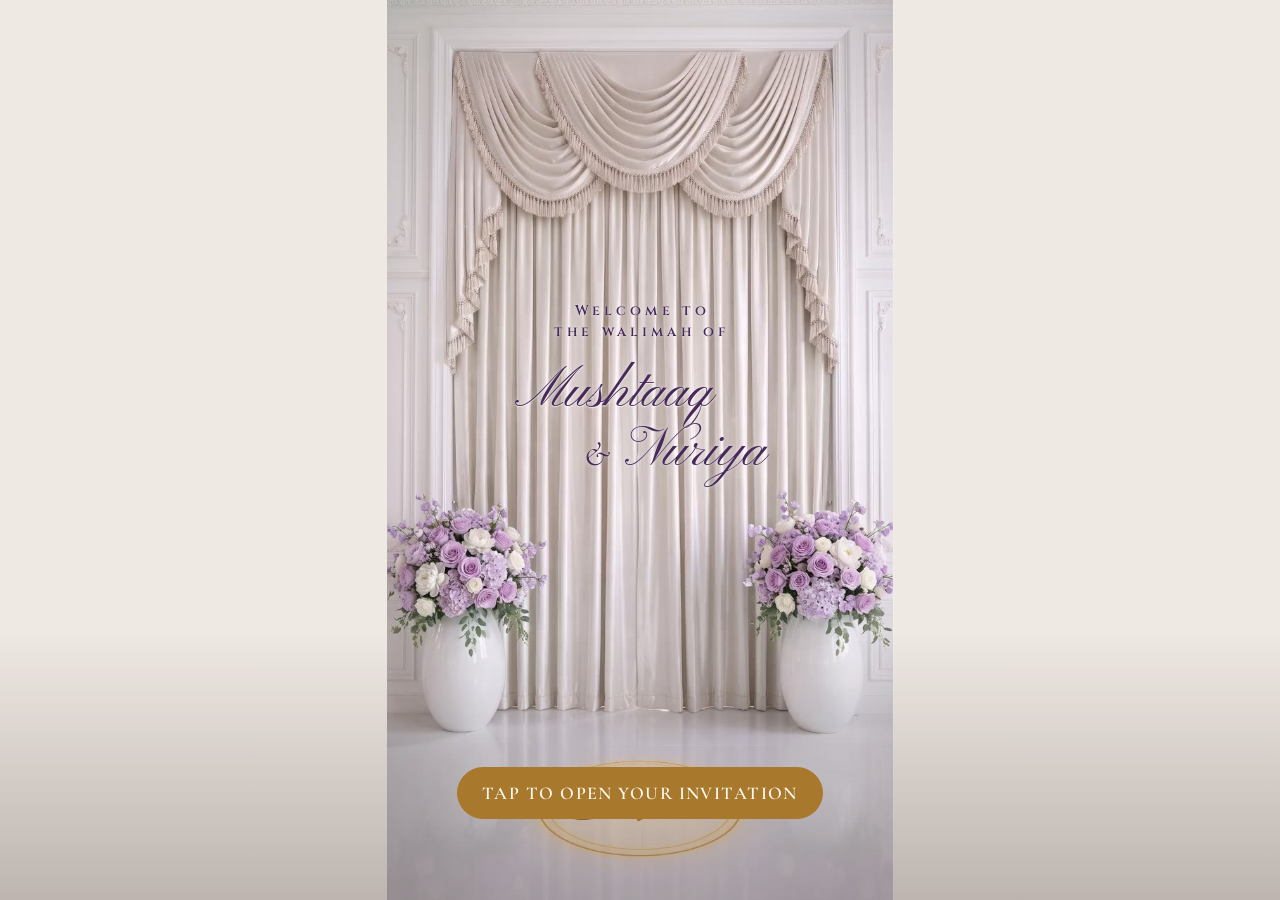
<file: index.html>
<!doctype html><html><head><meta charset="utf-8"><meta name="viewport" content="width=device-width,initial-scale=1,viewport-fit=cover"><meta name="robots" content="noindex,nofollow"><link rel="icon" href="data:image/svg+xml,%3Csvg xmlns=%22http://www.w3.org/2000/svg%22 viewBox=%220 0 100 100%22%3E%3Ctext y=%22.9em%22 font-size=%2290%22%3E%F0%9F%8C%B8%3C/text%3E%3C/svg%3E">
<title>You're invited: the Walimah of Muhammad Mushtaaq & Nuriya</title><meta property="og:title" content="You're invited: the Walimah of Muhammad Mushtaaq & Nuriya"><meta property="og:description" content="Sunday 13 December 2026, after Maghrib Salaah, Laudium. Tap to open your invitation.">
<meta property="og:image" content="https://mushtaaq1234.github.io/walimah-invite/preview.jpg"><meta property="og:type" content="website">
<link href="https://fonts.googleapis.com/css2?family=Scheherazade+New:wght@400;600&family=Pinyon+Script&family=Cormorant+Garamond:ital,wght@0,400;0,500;0,600;1,400;1,500;1,600&family=Cinzel:wght@400;500;600&family=Playfair+Display&display=block" rel="stylesheet"><link rel="stylesheet" href="anim3.css">
<style>
html,body{margin:0;height:100%;background:#efe9e4;overflow:hidden}
#stage{position:fixed;left:50%;top:50%;transform-origin:0 0}
.btn{font:600 16px/1 'Cormorant Garamond',serif;letter-spacing:.08em;text-transform:uppercase;color:#4a403a;background:rgba(253,251,246,.95);border:1px solid #c9a14a;border-radius:999px;padding:13px 20px;text-decoration:none;cursor:pointer}
.btn.main{background:#a8792c;color:#fffaf0;border-color:#a8792c}
.bar{position:fixed;left:0;right:0;bottom:max(18px,env(safe-area-inset-bottom));display:flex;gap:10px;justify-content:center;opacity:0;pointer-events:none;transition:opacity .8s;z-index:5}
.bar.on{opacity:1;pointer-events:auto}
.bar .btn{font-size:14px;padding:12px 14px;white-space:nowrap}
#tap{position:fixed;inset:0;display:flex;align-items:flex-end;justify-content:center;padding-bottom:max(9vh,env(safe-area-inset-bottom));z-index:6;cursor:pointer;background:linear-gradient(to top,rgba(40,25,20,.25),transparent 30%)}
#tap .btn{font-size:min(18px,4.4vw);white-space:nowrap;padding:16px 24px;animation:pulse 2.2s ease-in-out infinite}
@keyframes pulse{50%{transform:scale(1.05);box-shadow:0 0 0 8px rgba(168,121,44,.15)}}
</style></head><body>
<div id="stage"><video id="bg" src="invite-bg.mp4" poster="poster.jpg" playsinline webkit-playsinline preload="auto"></video></div>
<div id="tap"><span class="btn main">Tap to open your invitation</span></div>
<script src="anim3.js"></script>
<script>
(function () {
  const q = new URLSearchParams(location.search), o = { mode: "web" };
  const D = INVITE.D, V = (k) => (q.has(k) ? q.get(k) : D[k]);
  for (const k of ["to", "seats", "rsvp", ...Object.keys(D)]) if (q.has(k)) o[k] = q.get(k);
  const stage = document.getElementById("stage"), v = document.getElementById("bg"), tap = document.getElementById("tap");
  // phones: fill the height (the sides trim a little; everything that matters sits in the middle); wide screens: fit it all
  const fit = () => { const s = innerWidth / innerHeight < 1080 / 1920 ? innerHeight / 1920 : Math.min(innerWidth / 1080, innerHeight / 1920);
    stage.style.transform = "translate(" + (-540 * s) + "px," + (-960 * s) + "px) scale(" + s + ")"; };
  fit(); addEventListener("resize", fit);
  // after the film: RSVP to whoever sent it, directions, play again
  const tel = (q.get("tel") || "").replace(/[^0-9]/g, "").replace(/^0/, "27");
  const bar = document.createElement("div"); bar.className = "bar";
  if (tel) { const msg = "Assalamu alaikum. " + (o.to || "We") + " would love to attend the walimah of " + V("groom") + " & " + V("bride") + " on " + V("day") + " " + V("date") + (o.seats ? " (" + o.seats + " seats)" : "") + ", insha Allah.";
    bar.innerHTML += '<a class="btn main" href="https://wa.me/' + tel + "?text=" + encodeURIComponent(msg) + '">RSVP</a>'; }
  bar.innerHTML += '<a class="btn" href="https://www.google.com/maps/search/?api=1&query=' + encodeURIComponent(V("venue1") + ", " + V("venue2")) + '" target="_blank" rel="noopener">Directions</a><button class="btn" id="again">Play again</button>';
  document.body.appendChild(bar);
  v.addEventListener("ended", () => bar.classList.add("on"));
  // the guest taps to open (that tap lets the music play), then the words follow the film's clock
  const start = () => { tap.style.display = "none"; v.muted = false; const p = v.play(); if (p && p.catch) p.catch(() => { v.muted = true; v.play(); }); };
  tap.onclick = start;
  document.getElementById("again").onclick = () => { bar.classList.remove("on"); v.currentTime = 0; start(); };
  Promise.all(["26px 'Scheherazade New'", "40px 'Pinyon Script'", "italic 500 20px 'Cormorant Garamond'", "italic 600 20px 'Cormorant Garamond'", "600 16px Cinzel", "500 16px Cinzel", "60px 'Playfair Display'"].map((f) => document.fonts.load(f, "بسم Mushtaaq M"))).catch(() => {}).then(() => {
    INVITE.build(stage, o);
    requestAnimationFrame(function tick() { INVITE.setTime(v.currentTime || 0); requestAnimationFrame(tick); });
  });
})();
</script></body></html>
</file>
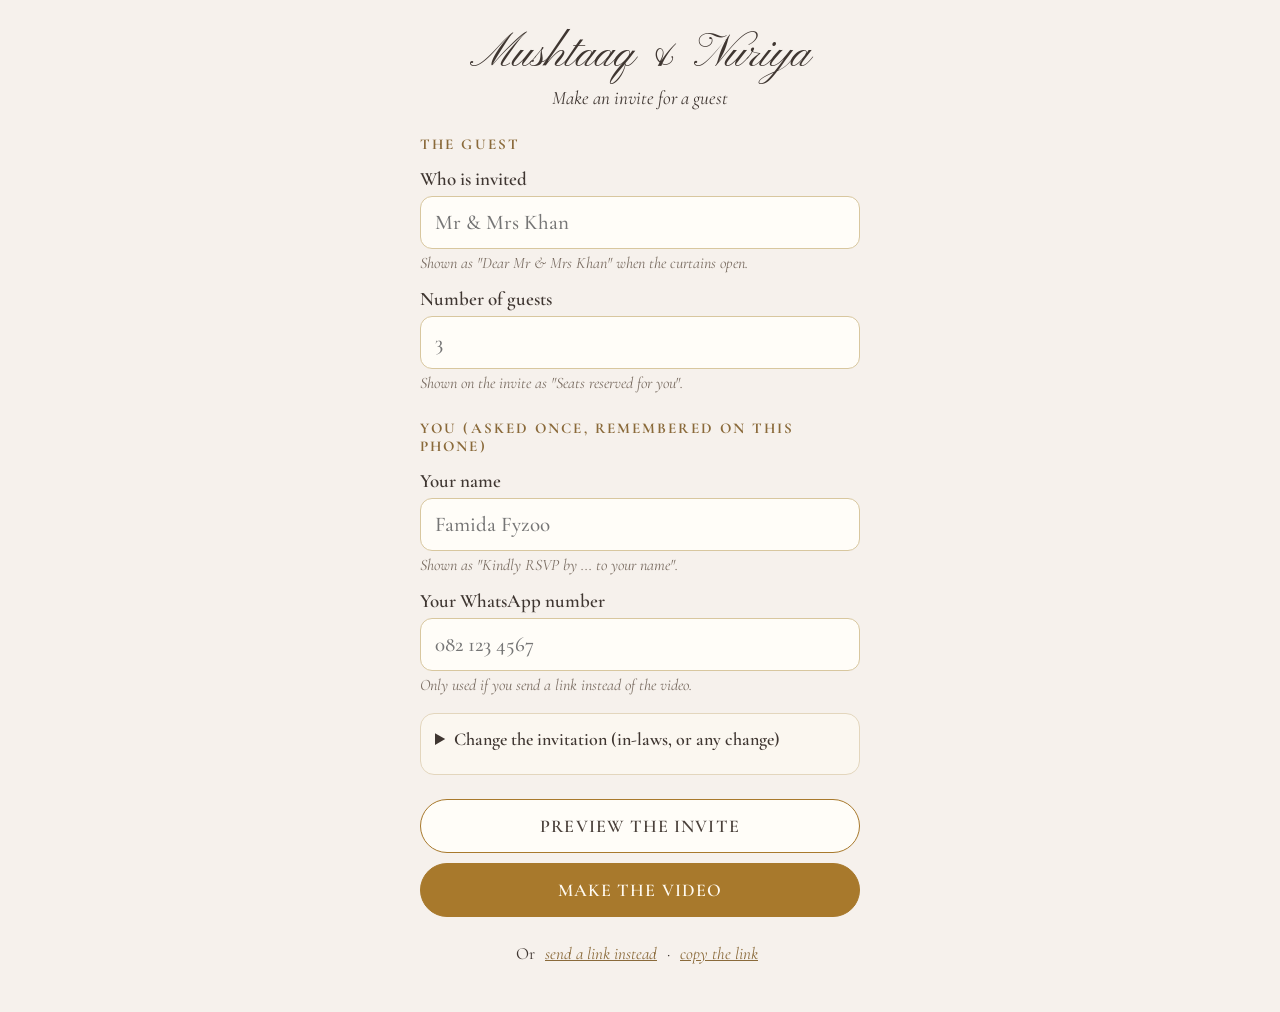
<file: make.html>
<!doctype html><html><head><meta charset="utf-8"><meta name="viewport" content="width=device-width,initial-scale=1"><meta name="robots" content="noindex,nofollow"><link rel="icon" href="data:image/svg+xml,%3Csvg xmlns=%22http://www.w3.org/2000/svg%22 viewBox=%220 0 100 100%22%3E%3Ctext y=%22.9em%22 font-size=%2290%22%3E%F0%9F%8C%B8%3C/text%3E%3C/svg%3E">
<title>Make an invite</title>
<link href="https://fonts.googleapis.com/css2?family=Scheherazade+New:wght@400;600&family=Pinyon+Script&family=Cormorant+Garamond:ital,wght@0,400;0,500;0,600;1,400;1,500;1,600&family=Cinzel:wght@400;500;600&family=Playfair+Display&display=block" rel="stylesheet"><link rel="stylesheet" href="anim3.css">
<style>
body{margin:0;background:#f6f1ec;font-family:'Cormorant Garamond',serif;color:#3f3631;font-size:19px}
.w{max-width:480px;margin:0 auto;padding:26px 20px 44px}
h1{font-family:'Pinyon Script',cursive;font-weight:400;font-size:46px;margin:0;text-align:center}
p.s{text-align:center;margin:2px 0 20px;font-style:italic;font-size:19px}
h2{font-size:15px;letter-spacing:.14em;text-transform:uppercase;margin:26px 0 4px;color:#8a6a3a}
label{display:block;font-weight:600;font-size:19px;margin:14px 0 6px}
input{width:100%;box-sizing:border-box;font:500 21px 'Cormorant Garamond',serif;padding:13px 14px;border:1px solid #d8c79f;border-radius:12px;background:#fffdf8;color:#2f2621}
input.need{border-color:#c0392b;background:#fff6f4}
small{display:block;font-style:italic;color:#7a6d62;margin-top:4px;font-size:16px}
small.warn{color:#b03a2e;font-weight:600}
details{margin-top:18px;border:1px solid #e3d6bd;border-radius:14px;padding:4px 14px 14px;background:#fbf7f0}
summary{cursor:pointer;font-weight:600;padding:10px 0;font-size:18px}
.presets{display:grid;grid-template-columns:1fr 1fr;gap:8px;margin:8px 0 4px}
.btns{display:grid;gap:10px;margin-top:24px}
a.b,button.b{display:block;width:100%;box-sizing:border-box;text-align:center;font:600 18px 'Cormorant Garamond',serif;letter-spacing:.06em;text-transform:uppercase;padding:15px;border-radius:999px;text-decoration:none;border:1px solid #a8792c;color:#4a403a;background:#fffdf8;cursor:pointer}
.presets button.b{font-size:15px;padding:12px 8px;letter-spacing:.03em}
a.wa,button.wa{background:#a8792c;color:#fffaf0}
button.b:disabled{opacity:.5}
#progress{display:none;margin-top:14px;text-align:center;font-style:italic}
#bar{height:10px;border-radius:99px;background:#eadfca;overflow:hidden;margin:8px 0}#bar i{display:block;height:100%;width:0;background:#a8792c;transition:width .3s}
#result{display:none;margin-top:16px}
#result video{width:100%;border-radius:14px;background:#000;display:block}
#ok{display:none;text-align:center;font-style:italic;margin-top:8px;word-break:break-all}
.alt{margin-top:22px;text-align:center;font-size:17px}.alt a,.alt button{color:#8a6a3a;background:none;border:0;font:italic 17px 'Cormorant Garamond',serif;text-decoration:underline;cursor:pointer;padding:4px 6px}
.reset{background:none;border:0;color:#8a6a3a;font:italic 16px 'Cormorant Garamond',serif;text-decoration:underline;cursor:pointer;padding:6px 0}
.hd{text-align:center;margin-top:12px;font-size:18px;font-style:normal;color:#5a4a3c}.hd b{color:#8a6420}
</style></head><body><div class="w">
<h1>Mushtaaq &amp; Nuriya</h1><p class="s">Make an invite for a guest</p>
<h2>The guest</h2>
<label for="to">Who is invited</label><input id="to" placeholder="Mr &amp; Mrs Khan" autocomplete="off"><small>Shown as "Dear Mr &amp; Mrs Khan" when the curtains open.</small>
<label for="seats">Number of guests</label><input id="seats" inputmode="numeric" placeholder="3"><small>Shown on the invite as "Seats reserved for you".</small>
<h2>You (asked once, remembered on this phone)</h2>
<label for="rsvp">Your name</label><input id="rsvp" placeholder="Famida Fyzoo"><small>Shown as "Kindly RSVP by ... to your name".</small>
<label for="tel">Your WhatsApp number</label><input id="tel" inputmode="tel" placeholder="082 123 4567"><small>Only used if you send a link instead of the video.</small>
<details id="who"><summary>Change the invitation (in-laws, or any change)</summary>
<small>Pick a starting point, then change anything. It's remembered on this phone. The ayahs and their meanings stay as they are.</small>
<div class="presets"><button class="b" type="button" id="pFyzoo">Walimah (Fyzoo)</button><button class="b" type="button" id="pAlli">Walimah (Alli)</button></div>
<h2>Who is inviting</h2>
<label for="host">Hosts</label><input id="host">
<label for="l1">Invitation, line 1</label><input id="l1">
<label for="l2">Invitation, line 2</label><input id="l2">
<h2>The couple</h2>
<label for="groom">First name on the board</label><input id="groom">
<label for="bride">Second name on the board</label><input id="bride">
<label for="note2a">Under the second name, line 1</label><input id="note2a"><small>For example "daughter of" or "son of".</small>
<label for="note2b">Under the second name, line 2</label><input id="note2b"><small>For example "Mr &amp; Mrs Alli". Same size as the hosts.</small>
<label for="short1">First name on the curtains</label><input id="short1">
<label for="short2">Second name on the curtains</label><input id="short2">
<label for="welcome">Words above the names on the curtains</label><input id="welcome">
<h2>Date and time</h2>
<label for="day">Day</label><input id="day">
<label for="date">Date</label><input id="date">
<label for="year">Year</label><input id="year">
<label for="time">Time</label><input id="time">
<label for="rsvpby">RSVP by</label><input id="rsvpby">
<h2>Venue</h2>
<label for="venue1">Venue, line 1</label><input id="venue1">
<label for="venue2">Venue, line 2</label><input id="venue2">
<h2>The ending</h2>
<label for="closing">Closing words</label><input id="closing">
<label for="sig">Signed</label><input id="sig">
<small class="warn" id="need" style="display:none">Fill in the red boxes before you make the video.</small>
<button class="reset" id="reset" type="button">Put back our walimah wording</button>
</details>
<div class="btns"><a class="b" id="view" href="#" target="_blank">Preview the invite</a><button class="b wa" id="make">Make the video</button></div>
<div id="progress">Making the video... keep this screen open<div id="bar"><i></i></div><span id="pct">0 s of 45</span></div>
<small class="warn" id="err" style="display:none;text-align:center;margin-top:12px"></small>
<div id="result"><video id="out" controls playsinline></video>
<div class="btns"><button class="b wa" id="share">Send the video on WhatsApp</button><a class="b" id="save" download>Save the video to this phone</a></div>
<small class="hd">In WhatsApp, tap <b>HD</b> at the top before you send, so your guest gets the sharp version.</small></div>
<div class="alt">Or <a id="send" href="#">send a link instead</a> · <button id="copy">copy the link</button></div>
<div id="ok"></div>
</div>
<script src="anim3.js"></script><script src="mp4-muxer.js"></script><script src="maker-video.js"></script><script>
const D = INVITE.D; // the same defaults as the invite itself
// v3.9 (Mushtaaq: "we not doing wedding only walima"): the Alli family's wording for the same walimah (date, time, venue unchanged)
const ALLI = { host: "Mr & Mrs Alli", l1: "cordially invite you to the Walimah", l2: "of their daughter", groom: "Nuriya", bride: "Muhammad Mushtaaq", note2a: "son of", note2b: "Mr & Mrs Fyzoo",
  short1: "Nuriya", short2: "Mushtaaq", sig: "The Alli Family" };
const kept = ["rsvp", "tel", ...Object.keys(D)], all = ["to", "seats", ...kept];
const $ = (k) => document.getElementById(k);
// a new version of the wording clears what an earlier version remembered on this phone (v3.9: the venue name, no dress code)
if (localStorage.getItem("walimah-ver") !== "3.9") { for (const k of Object.keys(D)) localStorage.removeItem("walimah-" + k); localStorage.removeItem("walimah-dress"); localStorage.setItem("walimah-ver", "3.9"); }
for (const k of kept) { const v = localStorage.getItem("walimah-" + k); $(k).value = v !== null ? v : (D[k] || ""); }
// the words for the invite: anything that differs from our walimah wording (an emptied box shows nothing)
const words = () => { const o = {}; for (const k of all) { if (k === "tel") continue; const v = $(k).value.trim(); if (v && v !== D[k]) o[k] = v; else if (!v && D[k]) o[k] = ""; } return o; };
const link = () => { const u = new URL("index.html", location.href); const o = words(); for (const k in o) u.searchParams.set(k, o[k]); const t = $("tel").value.trim(); if (t) u.searchParams.set("tel", t); return u.toString(); };
const f = (k) => $(k).value.trim() || D[k];
const message = () => { const to = $("to").value.trim(); return "Assalamu alaikum" + (to ? " " + to : "") + ". With great joy we invite you to the " + (/wedding/i.test(f("l1")) ? "wedding" : "walimah") + " of " + f("groom") + " & " + f("bride") + " on " + f("day") + " " + f("date") + " " + f("year") + ($("time").value.trim() ? ", " + $("time").value.trim() : "") + ($("venue1").value.trim() ? ", at " + $("venue1").value.trim() + ($("venue2").value.trim() ? ", " + $("venue2").value.trim() : "") : "") + "."; };
const upd = () => { for (const k of kept) localStorage.setItem("walimah-" + k, $(k).value.trim());
  let missing = false; for (const k of ["time", "venue1"]) { const bad = !$(k).value.trim(); $(k).classList.toggle("need", bad); missing = missing || bad; }
  $("need").style.display = missing ? "block" : "none";
  $("send").href = "https://wa.me/?text=" + encodeURIComponent(message() + " Tap to open your invitation: " + link()); $("view").href = link(); };
all.forEach((k) => $(k).addEventListener("input", upd)); upd();
const fill = (o) => { for (const k of Object.keys(D)) $(k).value = k in o ? o[k] : D[k]; upd(); };
$("reset").onclick = () => fill({}); $("pFyzoo").onclick = () => fill({}); $("pAlli").onclick = () => { fill(ALLI); $("who").open = true; $("time").focus(); };
$("copy").onclick = async () => { const ok = $("ok"); try { await navigator.clipboard.writeText(link()); ok.textContent = "Link copied."; } catch (e) { ok.textContent = link(); } ok.style.display = "block"; };
// make the video on this phone, then send the file itself
let file = null;
$("make").onclick = async () => {
  MAKER.prime(); // inside the tap, so the music can be recorded
  $("make").disabled = true; $("result").style.display = "none"; $("err").style.display = "none"; $("progress").style.display = "block";
  try {
    const r = await MAKER.record(words(), (p) => { $("bar").firstChild.style.width = (p * 100).toFixed(0) + "%"; $("pct").textContent = Math.round(p * INVITE.DUR) + " s of " + INVITE.DUR; });
    const to = $("to").value.trim() || "guest";
    file = new File([r.blob], ("Invitation - " + to).replace(/[^\w &'.,-]/g, "") + "." + r.ext, { type: r.type });
    const url = URL.createObjectURL(r.blob); $("out").src = url; $("save").href = url; $("save").download = file.name;
    $("share").style.display = navigator.canShare && navigator.canShare({ files: [file] }) ? "block" : "none";
    $("result").style.display = "block"; $("progress").style.display = "none"; $("result").scrollIntoView({ behavior: "smooth" });
  } catch (e) { $("progress").style.display = "none"; $("err").textContent = "Sorry, that didn't work (" + e.message + "). Please tap Make the video again."; $("err").style.display = "block"; }
  $("make").disabled = false;
};
$("share").onclick = async () => { try { await navigator.share({ files: [file], text: message() }); } catch (e) {} };
</script></body></html>
</file>
<file: anim3.css>
/* Walima invite v3 (2026-10-25): the projected welcome on the curtains and the black invitation on the glossy board, after
   the BYMIRFY ballroom reel. Shared by render3.html (the MP4) and the web page. Frame 1080 x 1920. */
*{margin:0;padding:0;box-sizing:border-box}
#stage{position:relative;width:1080px;height:1920px;overflow:hidden;background:#f3eee9}
#bg{position:absolute;left:0;top:0;width:1080px;height:1920px;object-fit:cover;display:block}
.still{position:absolute;left:0;top:-7.5px;width:1080px;height:1935px;display:block}
#w1,#w4{position:absolute;left:0;top:0;width:1080px;height:1920px;transform-origin:0 0}
#fx,#vig{position:absolute;inset:0;pointer-events:none}
#vig{background:radial-gradient(ellipse at 50% 45%,rgba(0,0,0,0) 60%,rgba(60,40,40,.14) 100%)}

/* the names: deep lilac ink with a white halo (v3.9, on pearl-white silk curtains; the bride wears lilac), readable the whole
   way in; the glow style (projected light) is kept for darker curtains */
#inkwrap{position:absolute;left:0;top:0;width:1080px;height:1920px;transform-origin:0 0;pointer-events:none}
.names{position:absolute;inset:0;pointer-events:none}
.names.glow{mix-blend-mode:screen}
.names .on{position:absolute;left:0;right:0;text-align:center}
.names.glow .on{color:rgba(255,250,246,.95);filter:blur(.5px);
  text-shadow:0 0 5px rgba(255,255,255,.95),0 0 18px rgba(255,244,240,.75),0 0 46px rgba(255,236,232,.45)}
.names.ink .on{color:#47295a;text-shadow:0 1px 2px rgba(255,255,255,.7),0 0 12px rgba(255,255,255,.55)}
.names.ink .caps{font-weight:600}
.names .caps{font-family:'Cinzel',serif;letter-spacing:.3em;padding-left:.3em;line-height:1.5;color:inherit}
.names .sc{font-family:'Pinyon Script',cursive;line-height:1;color:inherit}
.names .it{font-family:'Cormorant Garamond',serif;font-style:italic;color:inherit}
/* the floor gobo: gold monogram light inside a double ring, lying on the floor in perspective, turning very slowly */
#floor{position:absolute;left:190px;top:1450px;width:700px;height:500px;pointer-events:none;transform:perspective(760px) rotateX(63deg);transform-origin:50% 50%}
#floor>*{position:absolute;left:50%;top:50%;transform:translate(-50%,-50%) rotate(var(--spin,0deg))}
#floor .pool{width:560px;height:560px;border-radius:50%;background:radial-gradient(circle,rgba(255,222,160,.55) 0%,rgba(255,214,150,.28) 45%,rgba(255,214,150,0) 70%)}
#floor .ring{width:420px;height:420px;border-radius:50%;border:3px solid rgba(190,140,55,.9);box-shadow:0 0 18px rgba(255,200,110,.8),inset 0 0 18px rgba(255,200,110,.6)}
#floor .ring.r2{width:384px;height:384px;border-width:1.5px}
#floor .gm .mono{color:#b07f2a;filter:drop-shadow(0 0 4px rgba(255,214,140,.95)) drop-shadow(0 0 16px rgba(255,196,110,.7))}
#floor .gm .mono .n{color:#c79a45}
#bloom{position:absolute;inset:0;pointer-events:none;opacity:0;background:radial-gradient(ellipse at 50% 42%,rgba(255,252,246,1) 0%,rgba(255,248,240,.7) 50%,rgba(255,244,236,.3) 100%)}
.glint{position:absolute;width:34px;height:34px;opacity:0;pointer-events:none;background:
  radial-gradient(circle,rgba(255,250,230,1) 0%,rgba(255,236,180,.9) 12%,rgba(255,220,150,0) 40%),
  linear-gradient(90deg,transparent 46%,rgba(255,244,210,.95) 50%,transparent 54%),
  linear-gradient(0deg,transparent 46%,rgba(255,244,210,.95) 50%,transparent 54%)}

/* the board: the glossy panel's inner gold frame in s4c-board-close.png (left 293.2, top 487.5, 537.2 x 885.9 in the 1080-wide
   frame), laid out at the earlier board's 490.8 px width and scaled up to fit, so the type sizes carry over */
#board{position:absolute;left:293.2px;top:487.5px;width:490.8px;height:809.4px;transform:scale(1.0945);transform-origin:0 0}
.page{position:absolute;inset:0;padding:24px 22px 60px;display:flex;flex-direction:column;align-items:center;justify-content:center;text-align:center;opacity:0}
.ln{display:block;white-space:nowrap}
.wrap{white-space:normal}
.ar{font-family:'Scheherazade New',serif;direction:rtl;color:#1d1916;line-height:1.7}
.caps{font-family:'Cinzel',serif;letter-spacing:.14em;color:#1d1916}
.it{font-family:'Cormorant Garamond',serif;font-style:italic;font-weight:500;color:#1f1a17}
.sc{font-family:'Pinyon Script',cursive;color:#141110;line-height:1.05}
.soft{color:#6d625b}
.rule{width:120px;height:1px;background:#8d8178;position:relative}
.rule:after{content:"";position:absolute;left:50%;top:-3px;width:6px;height:6px;margin-left:-3px;transform:rotate(45deg);background:#8d8178}

/* the M N monogram from the family's card: a tall high-contrast M with a script N crossing it */
.mono{position:relative;display:inline-block}
.mono .m{font-family:'Playfair Display',serif;font-weight:400;line-height:1}
.mono .n{font-family:'Pinyon Script',cursive;position:absolute;line-height:1}
#board .mono{color:#5f5853}

/* the gold foil (v3.2): a warm metallic gradient clipped to the letters, a soft glow, a light band that sweeps across */
.gold{background:linear-gradient(100deg,#6b4b14 0%,#94691f 34%,#c49a45 46%,#e2c071 50%,#c49a45 54%,#94691f 66%,#6b4b14 100%);
  background-size:260% 100%;background-position:115% 0;-webkit-background-clip:text;background-clip:text;color:transparent!important}
.gover{position:absolute;left:0;right:0;top:0;bottom:0;opacity:0;filter:drop-shadow(0 0 3px rgba(255,214,140,.9)) drop-shadow(0 0 12px rgba(255,196,110,.55))}
.goldm .mono,.gover.goldm .mono{color:#a97c2c}
.gover.goldm{background:none}

/* v3.5: a page's lines sit in .inner, which scales down as a whole if a long entry makes the page too tall */
.inner{width:100%;display:flex;flex-direction:column;align-items:center;transform-origin:50% 50%}
.anchor{position:relative;display:inline-block}

/* v3.6: his NM monogram from monogram.png. The image is the mask; its own carved shading is multiplied onto the colour */
.monoimg{display:inline-block;vertical-align:middle;-webkit-mask:url(monogram.png) center/contain no-repeat;mask:url(monogram.png) center/contain no-repeat;
  background:url(monogram.png) center/contain no-repeat,#6a625c;background-blend-mode:multiply}
.goldm .monoimg,.gover.goldm .monoimg,#floor .gm .monoimg{background:url(monogram.png) center/contain no-repeat,linear-gradient(135deg,#6b4b14 0%,#a97c2c 35%,#e2c071 52%,#b88a35 68%,#6b4b14 100%);background-blend-mode:multiply}
#floor .gm .monoimg{filter:drop-shadow(0 0 4px rgba(255,214,140,.95)) drop-shadow(0 0 16px rgba(255,196,110,.7))}
</file>
